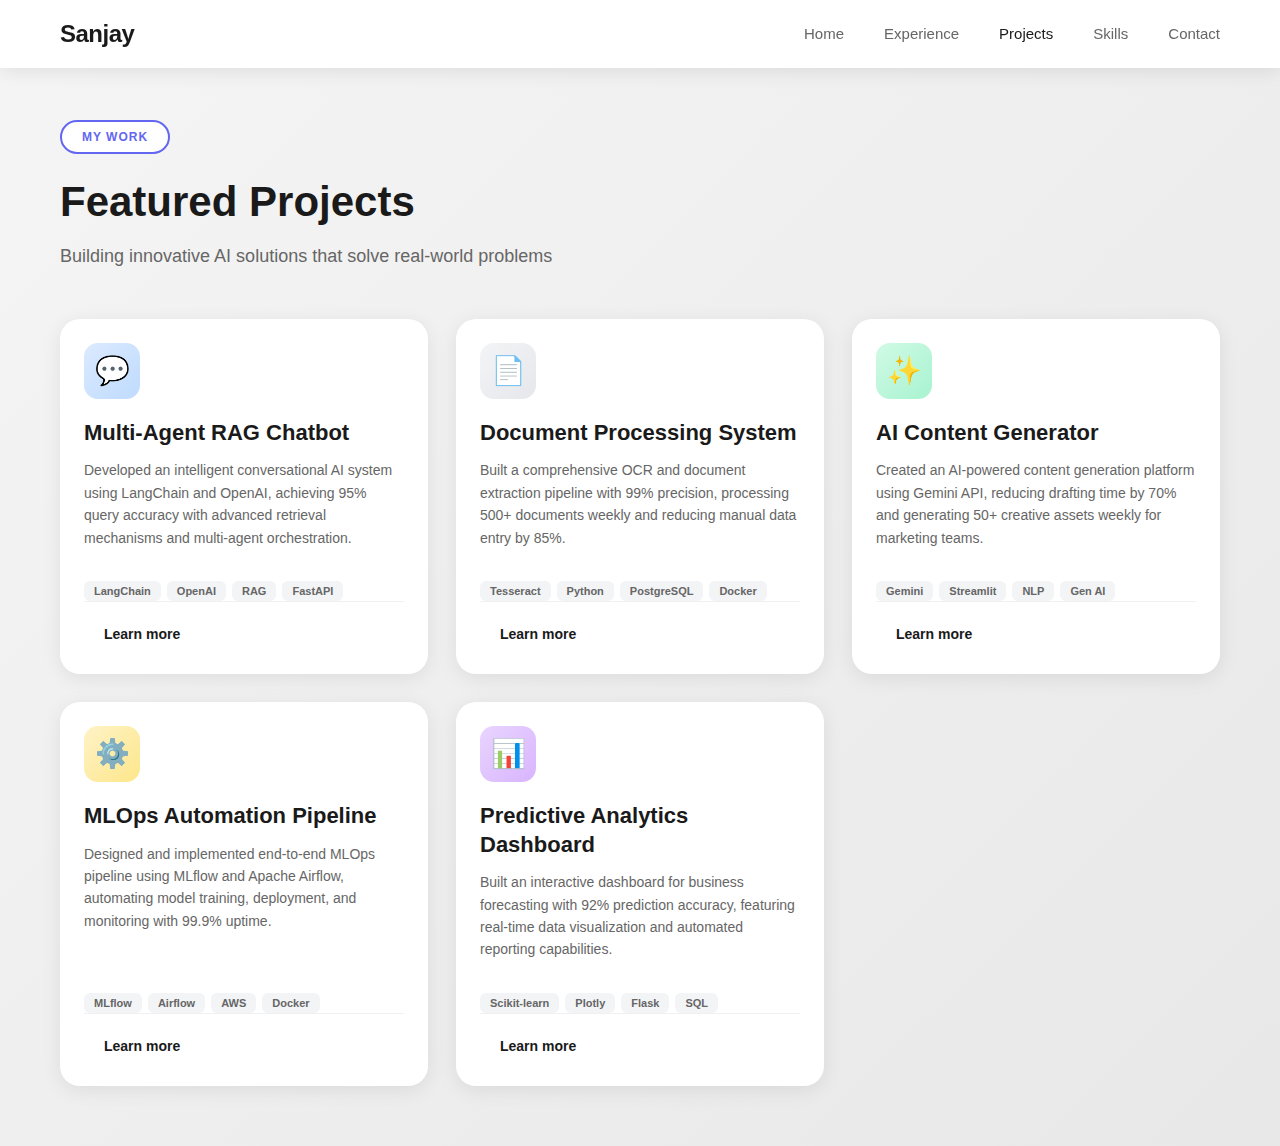
<file: projects.html>
<!DOCTYPE html>
<html lang="en">
<head>
    <meta charset="UTF-8">
    <meta name="viewport" content="width=device-width, initial-scale=1.0">
    <title>Projects - M. Sanjay Uddith Raju</title>
    <style>
        * {
            margin: 0;
            padding: 0;
            box-sizing: border-box;
        }

        body {
            font-family: -apple-system, BlinkMacSystemFont, 'Segoe UI', 'Roboto', 'Oxygen', 'Ubuntu', 'Cantarell', sans-serif;
            background: linear-gradient(135deg, #f5f5f5 0%, #e8e8e8 100%);
            min-height: 100vh;
            margin: 0;
            padding: 0;
        }

        /* Navigation Bar */
        .navbar {
            position: fixed;
            top: 0;
            width: 100%;
            background: rgba(255, 255, 255, 0.95);
            backdrop-filter: blur(10px);
            box-shadow: 0 2px 20px rgba(0, 0, 0, 0.1);
            z-index: 1000;
            padding: 0;
        }

        .nav-container {
            max-width: 1400px;
            margin: 0 auto;
            display: flex;
            justify-content: space-between;
            align-items: center;
            padding: 20px 60px;
        }

        .nav-logo {
            font-size: 24px;
            font-weight: 700;
            color: #1a1a1a;
            letter-spacing: -0.5px;
        }

        .nav-menu {
            display: flex;
            list-style: none;
            gap: 40px;
            align-items: center;
        }

        .nav-link {
            text-decoration: none;
            color: #666;
            font-size: 15px;
            font-weight: 500;
            transition: color 0.3s ease;
        }

        .nav-link:hover,
        .nav-link.active {
            color: #1a1a1a;
        }

        /* Projects Section */
        .projects-section {
            padding: 120px 60px 60px;
            max-width: 1400px;
            margin: 0 auto;
        }

        .section-header {
            margin-bottom: 48px;
        }

        .mission-badge {
            display: inline-block;
            padding: 8px 20px;
            background: white;
            border: 2px solid #6366f1;
            border-radius: 20px;
            color: #6366f1;
            font-size: 12px;
            font-weight: 700;
            letter-spacing: 1px;
            margin-bottom: 24px;
        }

        .section-title {
            font-size: 42px;
            font-weight: 700;
            color: #1a1a1a;
            margin-bottom: 16px;
        }

        .section-subtitle {
            font-size: 18px;
            color: #666;
            font-weight: 500;
            line-height: 1.6;
        }

        /* Projects Grid */
        .projects-grid {
            display: grid;
            grid-template-columns: repeat(auto-fill, minmax(320px, 1fr));
            gap: 28px;
        }

        .project-card {
            background: white;
            border-radius: 20px;
            overflow: hidden;
            box-shadow: 0 4px 20px rgba(0, 0, 0, 0.08);
            transition: transform 0.3s ease, box-shadow 0.3s ease;
            display: flex;
            flex-direction: column;
            cursor: pointer;
            position: relative;
        }

        .project-card:hover {
            transform: translateY(-6px);
            box-shadow: 0 12px 40px rgba(0, 0, 0, 0.15);
        }

        .project-icon-wrapper {
            padding: 24px 24px 0;
            display: flex;
            justify-content: space-between;
            align-items: flex-start;
        }

        .project-icon {
            width: 56px;
            height: 56px;
            border-radius: 14px;
            display: flex;
            align-items: center;
            justify-content: center;
            font-size: 28px;
            flex-shrink: 0;
        }

        /* edit button removed per request */

        .project-content {
            padding: 20px 24px 24px;
            flex: 1;
            display: flex;
            flex-direction: column;
        }

        .project-title {
            font-size: 22px;
            font-weight: 700;
            color: #1a1a1a;
            margin-bottom: 12px;
            line-height: 1.3;
        }

        .project-description {
            font-size: 14px;
            color: #666;
            line-height: 1.6;
            margin-bottom: 20px;
            flex: 1;
        }

        .project-footer {
            display: flex;
            justify-content: space-between;
            align-items: center;
            padding-top: 16px;
            border-top: 1px solid #f0f0f0;
        }

        .learn-more-btn {
            padding: 8px 20px;
            background: transparent;
            border: none;
            border-radius: 8px;
            font-size: 14px;
            font-weight: 600;
            color: #1a1a1a;
            cursor: pointer;
            transition: all 0.2s ease;
        }

        .learn-more-btn:hover {
            background: #f3f4f6;
        }

        .project-tags {
            display: flex;
            gap: 6px;
            flex-wrap: wrap;
            margin-top: 12px;
        }

        .project-tag {
            padding: 4px 10px;
            background: #f3f4f6;
            border-radius: 6px;
            font-size: 11px;
            font-weight: 600;
            color: #666;
        }

        /* Color variations for icons */
        .icon-blue { background: linear-gradient(135deg, #dbeafe 0%, #bfdbfe 100%); }
        .icon-gray { background: linear-gradient(135deg, #f3f4f6 0%, #e5e7eb 100%); }
        .icon-green { background: linear-gradient(135deg, #d1fae5 0%, #a7f3d0 100%); }
        .icon-yellow { background: linear-gradient(135deg, #fef3c7 0%, #fde68a 100%); }
        .icon-orange { background: linear-gradient(135deg, #fed7aa 0%, #fdba74 100%); }
        .icon-purple { background: linear-gradient(135deg, #e9d5ff 0%, #d8b4fe 100%); }
        .icon-pink { background: linear-gradient(135deg, #fce7f3 0%, #fbcfe8 100%); }
        .icon-red { background: linear-gradient(135deg, #fee2e2 0%, #fecaca 100%); }

        /* Stats badge */
        .stats-badge {
            position: absolute;
            top: 16px;
            right: 16px;
            padding: 6px 12px;
            background: rgba(0, 0, 0, 0.75);
            backdrop-filter: blur(8px);
            border-radius: 20px;
            font-size: 11px;
            font-weight: 700;
            color: white;
            letter-spacing: 0.5px;
        }

        /* Responsive Design */
        @media (max-width: 968px) {
            .projects-section {
                padding: 100px 40px 40px;
            }

            .section-title {
                font-size: 36px;
            }

            .projects-grid {
                grid-template-columns: repeat(auto-fill, minmax(280px, 1fr));
                gap: 24px;
            }
        }

        @media (max-width: 640px) {
            .projects-section {
                padding: 100px 28px 28px;
            }

            .nav-container {
                padding: 16px 28px;
            }

            .section-title {
                font-size: 32px;
            }

            .projects-grid {
                grid-template-columns: 1fr;
                gap: 20px;
            }
        }

        /* Animation */
        @keyframes fadeInUp {
            from {
                opacity: 0;
                transform: translateY(20px);
            }
            to {
                opacity: 1;
                transform: translateY(0);
            }
        }

        .project-card {
            animation: fadeInUp 0.6s ease;
        }

        .project-card:nth-child(1) { animation-delay: 0.1s; }
        .project-card:nth-child(2) { animation-delay: 0.2s; }
        .project-card:nth-child(3) { animation-delay: 0.3s; }
        .project-card:nth-child(4) { animation-delay: 0.4s; }
        .project-card:nth-child(5) { animation-delay: 0.5s; }
        .project-card:nth-child(6) { animation-delay: 0.6s; }
    </style>
</head>
<body>
    <nav class="navbar">
        <div class="nav-container">
            <div class="nav-logo">Sanjay</div>
            <ul class="nav-menu">
                <li class="nav-item"><a href="index.html#home" class="nav-link">Home</a></li>
                <li class="nav-item"><a href="index.html#experience" class="nav-link">Experience</a></li>
                <li class="nav-item"><a href="#projects" class="nav-link active">Projects</a></li>
                <li class="nav-item"><a href="index.html#skills" class="nav-link">Skills</a></li>
                <li class="nav-item"><a href="index.html#contact" class="nav-link">Contact</a></li>
            </ul>
        </div>
    </nav>

    <section class="projects-section" id="projects">
        <div class="section-header">
            <div class="mission-badge">MY WORK</div>
            <h1 class="section-title">Featured Projects</h1>
            <p class="section-subtitle">Building innovative AI solutions that solve real-world problems</p>
        </div>

        <div class="projects-grid">
            <!-- Project 1: Multi-Agent RAG Chatbot -->
            <div class="project-card" data-project="rag-chatbot">
                <div class="project-icon-wrapper">
                    <div class="project-icon icon-blue">💬</div>
                    <!-- edit button removed -->
                </div>
                <div class="project-content">
                    <h3 class="project-title">Multi-Agent RAG Chatbot</h3>
                    <p class="project-description">Developed an intelligent conversational AI system using LangChain and OpenAI, achieving 95% query accuracy with advanced retrieval mechanisms and multi-agent orchestration.</p>
                    <div class="project-tags">
                        <span class="project-tag">LangChain</span>
                        <span class="project-tag">OpenAI</span>
                        <span class="project-tag">RAG</span>
                        <span class="project-tag">FastAPI</span>
                    </div>
                    <div class="project-footer">
                        <button class="learn-more-btn">Learn more</button>
                    </div>
                </div>
            </div>

            <!-- Project 2: Document Processing System -->
            <div class="project-card" data-project="doc-processing">
                <div class="project-icon-wrapper">
                    <div class="project-icon icon-gray">📄</div>
                    <!-- edit button removed -->
                </div>
                <div class="project-content">
                    <h3 class="project-title">Document Processing System</h3>
                    <p class="project-description">Built a comprehensive OCR and document extraction pipeline with 99% precision, processing 500+ documents weekly and reducing manual data entry by 85%.</p>
                    <div class="project-tags">
                        <span class="project-tag">Tesseract</span>
                        <span class="project-tag">Python</span>
                        <span class="project-tag">PostgreSQL</span>
                        <span class="project-tag">Docker</span>
                    </div>
                    <div class="project-footer">
                        <button class="learn-more-btn">Learn more</button>
                    </div>
                </div>
            </div>

            <!-- Project 3: AI Content Generator -->
            <div class="project-card" data-project="content-gen">
                <div class="project-icon-wrapper">
                    <div class="project-icon icon-green">✨</div>
                    <!-- edit button removed -->
                </div>
                <div class="project-content">
                    <h3 class="project-title">AI Content Generator</h3>
                    <p class="project-description">Created an AI-powered content generation platform using Gemini API, reducing drafting time by 70% and generating 50+ creative assets weekly for marketing teams.</p>
                    <div class="project-tags">
                        <span class="project-tag">Gemini</span>
                        <span class="project-tag">Streamlit</span>
                        <span class="project-tag">NLP</span>
                        <span class="project-tag">Gen AI</span>
                    </div>
                    <div class="project-footer">
                        <button class="learn-more-btn">Learn more</button>
                    </div>
                </div>
            </div>

            <!-- Project 4: MLOps Pipeline -->
            <div class="project-card" data-project="mlops">
                <div class="project-icon-wrapper">
                    <div class="project-icon icon-yellow">⚙️</div>
                    <!-- edit button removed -->
                </div>
                <div class="project-content">
                    <h3 class="project-title">MLOps Automation Pipeline</h3>
                    <p class="project-description">Designed and implemented end-to-end MLOps pipeline using MLflow and Apache Airflow, automating model training, deployment, and monitoring with 99.9% uptime.</p>
                    <div class="project-tags">
                        <span class="project-tag">MLflow</span>
                        <span class="project-tag">Airflow</span>
                        <span class="project-tag">AWS</span>
                        <span class="project-tag">Docker</span>
                    </div>
                    <div class="project-footer">
                        <button class="learn-more-btn">Learn more</button>
                    </div>
                </div>
            </div>

            <!-- Project 5: Predictive Analytics Dashboard -->
            <div class="project-card" data-project="analytics">
                <div class="project-icon-wrapper">
                    <div class="project-icon icon-purple">📊</div>
                    <!-- edit button removed -->
                </div>
                <div class="project-content">
                    <h3 class="project-title">Predictive Analytics Dashboard</h3>
                    <p class="project-description">Built an interactive dashboard for business forecasting with 92% prediction accuracy, featuring real-time data visualization and automated reporting capabilities.</p>
                    <div class="project-tags">
                        <span class="project-tag">Scikit-learn</span>
                        <span class="project-tag">Plotly</span>
                        <span class="project-tag">Flask</span>
                        <span class="project-tag">SQL</span>
                    </div>
                    <div class="project-footer">
                        <button class="learn-more-btn">Learn more</button>
                    </div>
                </div>
            </div>
        </div>
    </section>

    <script>
        // Add click handlers for project cards
        document.addEventListener('DOMContentLoaded', () => {
            const projectCards = document.querySelectorAll('.project-card');
            
            projectCards.forEach(card => {
                const learnMoreBtn = card.querySelector('.learn-more-btn');
                const projectId = card.getAttribute('data-project');
                
                // Handle learn more button click
                learnMoreBtn.addEventListener('click', (e) => {
                    e.stopPropagation();
                    // Navigate to project detail page
                    window.location.href = `project-detail.html?project=${projectId}`;
                });
                
                // Handle card click
                card.addEventListener('click', () => {
                    window.location.href = `project-detail.html?project=${projectId}`;
                });
                
                // edit button removed per request
            });
        });
    </script>
</body>
</html>
</file>
